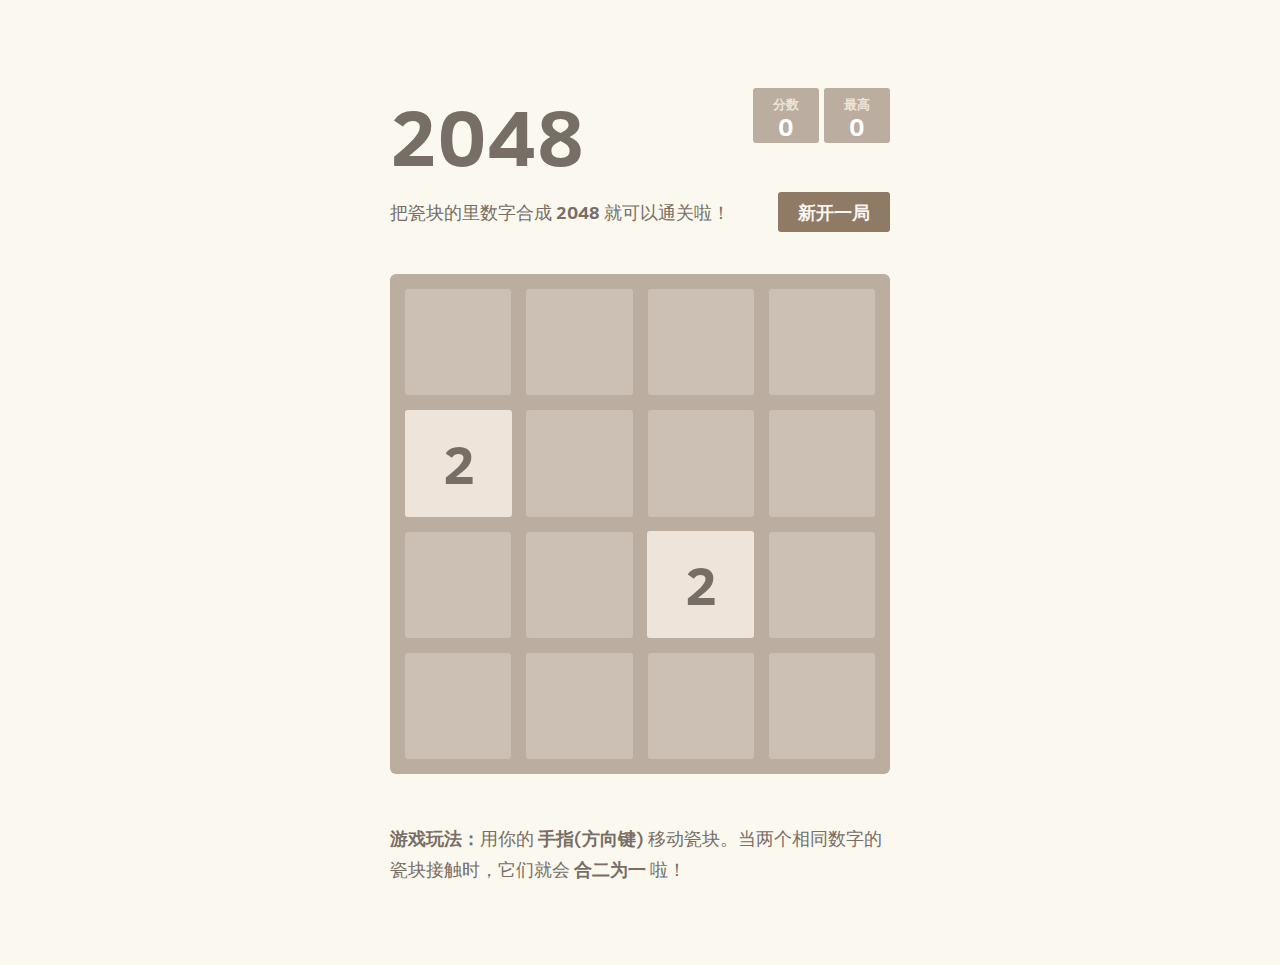
<file: One/pack/2048/default.html>
﻿<!DOCTYPE html>
<html>
<head>
    <meta charset="utf-8">
    <link href="css/main.css" rel="stylesheet" type="text/css">
    <meta name="HandheldFriendly" content="True">
    <meta name="MobileOptimized" content="320">
    <title>2048</title>
    <link rel="shortcut icon" href="../../favicon.ico" type="image/x-icon">
    <meta name="viewport" content="width=device-width, target-densitydpi=160dpi, initial-scale=1.0, maximum-scale=1, user-scalable=no, minimal-ui">
</head>
<body>
    <div class="container">
        <div class="heading">
            <h1 class="title">2048</h1>
            <div class="scores-container">
                <div class="score-container">0</div>
                <div class="best-container">0</div>
            </div>
        </div>
        <div class="above-game">
            <p class="game-intro">把瓷块的里数字合成<strong> 2048 </strong>就可以通关啦！</p>
            <a class="restart-button">新开一局</a>
        </div>
        <div class="game-container">
            <div class="game-message">
                <p></p>
                <div class="lower">
                    <a class="keep-playing-button">继续前进</a>
                    <a class="retry-button">再试下呢</a>
                </div>
            </div>
            <div class="grid-container">
                <div class="grid-row">
                    <div class="grid-cell"></div>
                    <div class="grid-cell"></div>
                    <div class="grid-cell"></div>
                    <div class="grid-cell"></div>
                </div>
                <div class="grid-row">
                    <div class="grid-cell"></div>
                    <div class="grid-cell"></div>
                    <div class="grid-cell"></div>
                    <div class="grid-cell"></div>
                </div>
                <div class="grid-row">
                    <div class="grid-cell"></div>
                    <div class="grid-cell"></div>
                    <div class="grid-cell"></div>
                    <div class="grid-cell"></div>
                </div>
                <div class="grid-row">
                    <div class="grid-cell"></div>
                    <div class="grid-cell"></div>
                    <div class="grid-cell"></div>
                    <div class="grid-cell"></div>
                </div>
            </div>
            <div class="tile-container"></div>
        </div>
        <p class="game-explanation"><strong class="important">游戏玩法：</strong>用你的<strong> 手指(方向键) </strong>移动瓷块。当两个相同数字的瓷块接触时，它们就会<strong> 合二为一 </strong>啦！</p>
    </div>
    <script src="js/bind_polyfill.js"></script>
    <script src="js/classlist_polyfill.js"></script>
    <script src="js/animframe_polyfill.js"></script>
    <script src="js/keyboard_input_manager.js"></script>
    <script src="js/html_actuator.js"></script>
    <script src="js/grid.js"></script>
    <script src="js/tile.js"></script>
    <script src="js/local_storage_manager.js"></script>
    <script src="js/game_manager.js"></script>
    <script src="js/application.js"></script>
</body>
</html>
</file>
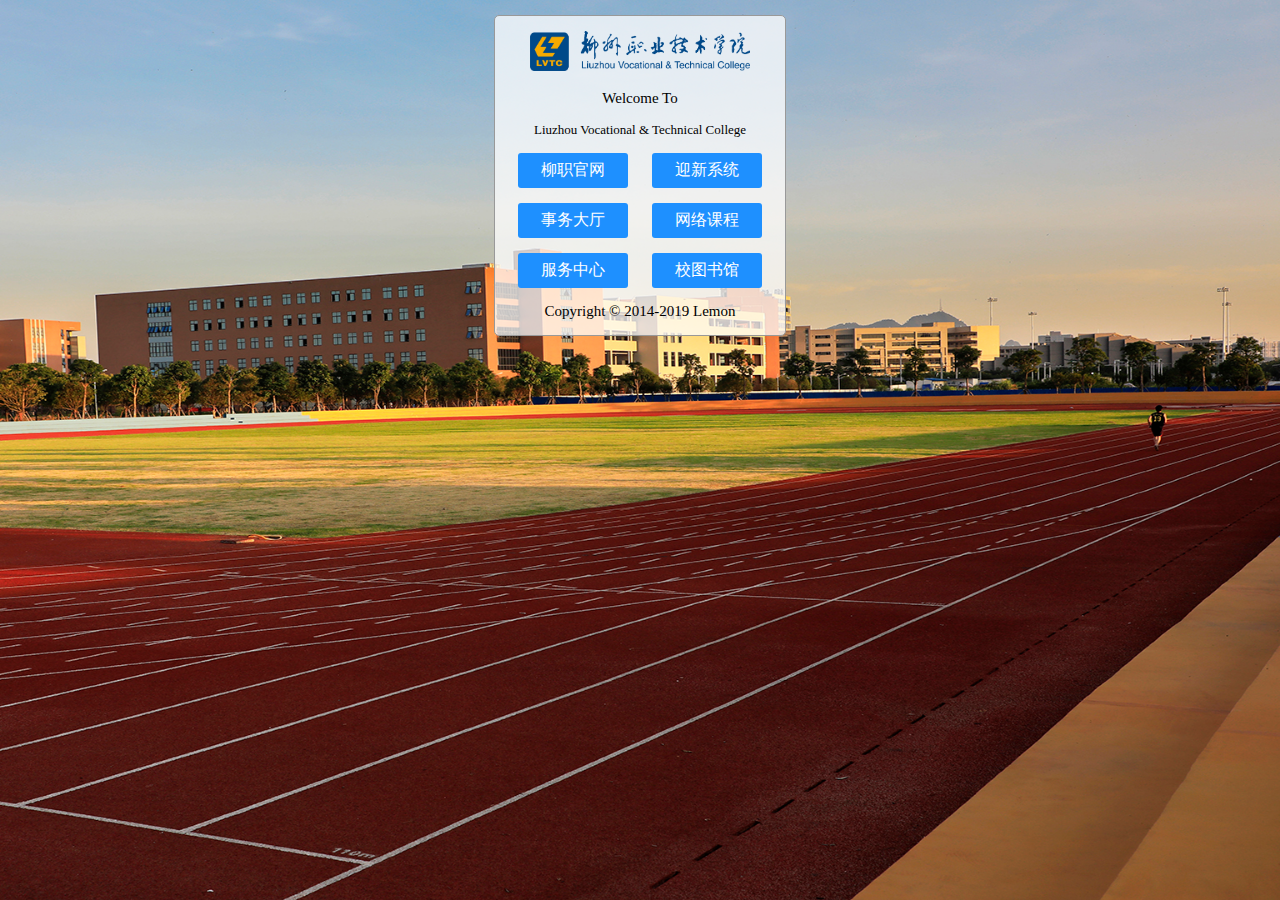
<file: One/pack/lzyp/default.html>
<!DOCTYPE html>
<html>
<head>
    <meta charset="UTF-8">
    <meta name="viewport" content="width=device-width, initial-scale=1.0">
    <meta http-equiv="X-UA-Compatible" content="ie=edge">
    <title>柳州职业技术学院 - Lemon</title>
    <link rel="shortcut icon" href="../../favicon.ico" type="image/x-icon">
    <link rel="stylesheet" href="style.css">
    <script src="../../js/copy.js"></script>
</head>
<body>
    <div class="content">
        <img src="../../images/lzzy.png">
        <p class="p1">Welcome To</p>
        <p class="p2">Liuzhou Vocational & Technical College</p>
        <div class="button">
            <button style="margin-right:20px;"><a target="_blank" href="https://www.lzzy.net">柳职官网</a></button>
            <button><a href="https://nstu.lzzy.net" target="_blank">迎新系统</a></button>
        </div>
        <div class="button">
            <button style="margin-right:20px;"><a target="_blank" href="http://ehall.lzzy.net">事务大厅</a></button>
            <button><a href="http://lzzy.fanya.chaoxing.com" target="_blank">网络课程</a></button>
        </div>
        <div class="button">
            <button style="margin-right:20px;"><a target="_blank" href="http://fwzx.lzzy.net">服务中心</a></button>
            <button><a href="http://tsg.lzzy.net/" target="_blank">校图书馆</a></button>
        </div>
        <p class="p1">Copyright &copy; 2014-2019 Lemon</p>
    </div>
</body>
</html>
</file>
<file: One/pack/2048/css/main.css>
﻿@import url(clear-sans.css);
html, body {
  margin: 0;
  padding: 0;
  background: #faf8ef;
  color: #776e65;
  font-family: "Clear Sans", "Helvetica Neue", Arial, sans-serif;
  font-size: 18px; }

body {
  margin: 80px 0; }

.heading:after {
  content: "";
  display: block;
  clear: both; }

h1.title {
  font-size: 80px;
  font-weight: bold;
  margin: 0;
  display: block;
  float: left; }

@-webkit-keyframes move-up {
  0% {
    top: 25px;
    opacity: 1; }

  100% {
    top: -50px;
    opacity: 0; } }
@-moz-keyframes move-up {
  0% {
    top: 25px;
    opacity: 1; }

  100% {
    top: -50px;
    opacity: 0; } }
@keyframes move-up {
  0% {
    top: 25px;
    opacity: 1; }

  100% {
    top: -50px;
    opacity: 0; } }
.scores-container {
  float: right;
  text-align: right; }

.score-container, .best-container {
  position: relative;
  display: inline-block;
  background: #bbada0;
  padding: 15px 25px;
  font-size: 25px;
  height: 25px;
  line-height: 47px;
  font-weight: bold;
  border-radius: 3px;
  color: white;
  margin-top: 8px;
  text-align: center; }
  .score-container:after, .best-container:after {
    position: absolute;
    width: 100%;
    top: 10px;
    left: 0;
    text-transform: uppercase;
    font-size: 13px;
    line-height: 13px;
    text-align: center;
    color: #eee4da; }
  .score-container .score-addition, .best-container .score-addition {
    position: absolute;
    right: 30px;
    color: red;
    font-size: 25px;
    line-height: 25px;
    font-weight: bold;
    color: rgba(119, 110, 101, 0.9);
    z-index: 100;
    -webkit-animation: move-up 600ms ease-in;
    -moz-animation: move-up 600ms ease-in;
    animation: move-up 600ms ease-in;
    -webkit-animation-fill-mode: both;
    -moz-animation-fill-mode: both;
    animation-fill-mode: both; }

.score-container:after {
  content: "分数"; }

.best-container:after {
  content: "最高"; }

p {
  margin-top: 0;
  margin-bottom: 10px;
  line-height: 1.65; }

a {
  color: #776e65;
  font-weight: bold;
  text-decoration: underline;
  cursor: pointer; }

strong.important {
  text-transform: uppercase; }

hr {
  border: none;
  border-bottom: 1px solid #d8d4d0;
  margin-top: 20px;
  margin-bottom: 30px; }

.container {
  width: 500px;
  margin: 0 auto; }

@-webkit-keyframes fade-in {
  0% {
    opacity: 0; }

  100% {
    opacity: 1; } }
@-moz-keyframes fade-in {
  0% {
    opacity: 0; }

  100% {
    opacity: 1; } }
@keyframes fade-in {
  0% {
    opacity: 0; }

  100% {
    opacity: 1; } }
.game-container {
  margin-top: 40px;
  position: relative;
  padding: 15px;
  cursor: default;
  -webkit-touch-callout: none;
  -ms-touch-callout: none;
  -webkit-user-select: none;
  -moz-user-select: none;
  -ms-user-select: none;
  -ms-touch-action: none;
  touch-action: none;
  background: #bbada0;
  border-radius: 6px;
  width: 500px;
  height: 500px;
  -webkit-box-sizing: border-box;
  -moz-box-sizing: border-box;
  box-sizing: border-box; }
  .game-container .game-message {
    display: none;
    position: absolute;
    top: 0;
    right: 0;
    bottom: 0;
    left: 0;
    background: rgba(238, 228, 218, 0.5);
    z-index: 100;
    text-align: center;
    -webkit-animation: fade-in 800ms ease 1200ms;
    -moz-animation: fade-in 800ms ease 1200ms;
    animation: fade-in 800ms ease 1200ms;
    -webkit-animation-fill-mode: both;
    -moz-animation-fill-mode: both;
    animation-fill-mode: both; }
    .game-container .game-message p {
      font-size: 60px;
      font-weight: bold;
      height: 60px;
      line-height: 60px;
      margin-top: 222px; }
    .game-container .game-message .lower {
      display: block;
      margin-top: 59px; }
    .game-container .game-message a {
      display: inline-block;
      background: #8f7a66;
      border-radius: 3px;
      padding: 0 20px;
      text-decoration: none;
      color: #f9f6f2;
      height: 40px;
      line-height: 42px;
      margin-left: 9px; }
      .game-container .game-message a.keep-playing-button {
        display: none; }
    .game-container .game-message.game-won {
      background: rgba(237, 194, 46, 0.5);
      color: #f9f6f2; }
      .game-container .game-message.game-won a.keep-playing-button {
        display: inline-block; }
    .game-container .game-message.game-won, .game-container .game-message.game-over {
      display: block; }

.grid-container {
  position: absolute;
  z-index: 1; }

.grid-row {
  margin-bottom: 15px; }
  .grid-row:last-child {
    margin-bottom: 0; }
  .grid-row:after {
    content: "";
    display: block;
    clear: both; }

.grid-cell {
  width: 106.25px;
  height: 106.25px;
  margin-right: 15px;
  float: left;
  border-radius: 3px;
  background: rgba(238, 228, 218, 0.35); }
  .grid-cell:last-child {
    margin-right: 0; }

.tile-container {
  position: absolute;
  z-index: 2; }

.tile, .tile .tile-inner {
  width: 107px;
  height: 107px;
  line-height: 107px; }
.tile.tile-position-1-1 {
  -webkit-transform: translate(0px, 0px);
  -moz-transform: translate(0px, 0px);
  transform: translate(0px, 0px); }
.tile.tile-position-1-2 {
  -webkit-transform: translate(0px, 121px);
  -moz-transform: translate(0px, 121px);
  transform: translate(0px, 121px); }
.tile.tile-position-1-3 {
  -webkit-transform: translate(0px, 242px);
  -moz-transform: translate(0px, 242px);
  transform: translate(0px, 242px); }
.tile.tile-position-1-4 {
  -webkit-transform: translate(0px, 363px);
  -moz-transform: translate(0px, 363px);
  transform: translate(0px, 363px); }
.tile.tile-position-2-1 {
  -webkit-transform: translate(121px, 0px);
  -moz-transform: translate(121px, 0px);
  transform: translate(121px, 0px); }
.tile.tile-position-2-2 {
  -webkit-transform: translate(121px, 121px);
  -moz-transform: translate(121px, 121px);
  transform: translate(121px, 121px); }
.tile.tile-position-2-3 {
  -webkit-transform: translate(121px, 242px);
  -moz-transform: translate(121px, 242px);
  transform: translate(121px, 242px); }
.tile.tile-position-2-4 {
  -webkit-transform: translate(121px, 363px);
  -moz-transform: translate(121px, 363px);
  transform: translate(121px, 363px); }
.tile.tile-position-3-1 {
  -webkit-transform: translate(242px, 0px);
  -moz-transform: translate(242px, 0px);
  transform: translate(242px, 0px); }
.tile.tile-position-3-2 {
  -webkit-transform: translate(242px, 121px);
  -moz-transform: translate(242px, 121px);
  transform: translate(242px, 121px); }
.tile.tile-position-3-3 {
  -webkit-transform: translate(242px, 242px);
  -moz-transform: translate(242px, 242px);
  transform: translate(242px, 242px); }
.tile.tile-position-3-4 {
  -webkit-transform: translate(242px, 363px);
  -moz-transform: translate(242px, 363px);
  transform: translate(242px, 363px); }
.tile.tile-position-4-1 {
  -webkit-transform: translate(363px, 0px);
  -moz-transform: translate(363px, 0px);
  transform: translate(363px, 0px); }
.tile.tile-position-4-2 {
  -webkit-transform: translate(363px, 121px);
  -moz-transform: translate(363px, 121px);
  transform: translate(363px, 121px); }
.tile.tile-position-4-3 {
  -webkit-transform: translate(363px, 242px);
  -moz-transform: translate(363px, 242px);
  transform: translate(363px, 242px); }
.tile.tile-position-4-4 {
  -webkit-transform: translate(363px, 363px);
  -moz-transform: translate(363px, 363px);
  transform: translate(363px, 363px); }

.tile {
  position: absolute;
  -webkit-transition: 100ms ease-in-out;
  -moz-transition: 100ms ease-in-out;
  transition: 100ms ease-in-out;
  -webkit-transition-property: -webkit-transform;
  -moz-transition-property: -moz-transform;
  transition-property: transform; }
  .tile .tile-inner {
    border-radius: 3px;
    background: #eee4da;
    text-align: center;
    font-weight: bold;
    z-index: 10;
    font-size: 55px; }
  .tile.tile-2 .tile-inner {
    background: #eee4da;
    box-shadow: 0 0 30px 10px rgba(243, 215, 116, 0), inset 0 0 0 1px rgba(255, 255, 255, 0); }
  .tile.tile-4 .tile-inner {
    background: #ede0c8;
    box-shadow: 0 0 30px 10px rgba(243, 215, 116, 0), inset 0 0 0 1px rgba(255, 255, 255, 0); }
  .tile.tile-8 .tile-inner {
    color: #f9f6f2;
    background: #f2b179; }
  .tile.tile-16 .tile-inner {
    color: #f9f6f2;
    background: #f59563; }
  .tile.tile-32 .tile-inner {
    color: #f9f6f2;
    background: #f67c5f; }
  .tile.tile-64 .tile-inner {
    color: #f9f6f2;
    background: #f65e3b; }
  .tile.tile-128 .tile-inner {
    color: #f9f6f2;
    background: #edcf72;
    box-shadow: 0 0 30px 10px rgba(243, 215, 116, 0.2381), inset 0 0 0 1px rgba(255, 255, 255, 0.14286);
    font-size: 45px; }
    @media screen and (max-width: 520px) {
      .tile.tile-128 .tile-inner {
        font-size: 25px; } }
  .tile.tile-256 .tile-inner {
    color: #f9f6f2;
    background: #edcc61;
    box-shadow: 0 0 30px 10px rgba(243, 215, 116, 0.31746), inset 0 0 0 1px rgba(255, 255, 255, 0.19048);
    font-size: 45px; }
    @media screen and (max-width: 520px) {
      .tile.tile-256 .tile-inner {
        font-size: 25px; } }
  .tile.tile-512 .tile-inner {
    color: #f9f6f2;
    background: #edc850;
    box-shadow: 0 0 30px 10px rgba(243, 215, 116, 0.39683), inset 0 0 0 1px rgba(255, 255, 255, 0.2381);
    font-size: 45px; }
    @media screen and (max-width: 520px) {
      .tile.tile-512 .tile-inner {
        font-size: 25px; } }
  .tile.tile-1024 .tile-inner {
    color: #f9f6f2;
    background: #edc53f;
    box-shadow: 0 0 30px 10px rgba(243, 215, 116, 0.47619), inset 0 0 0 1px rgba(255, 255, 255, 0.28571);
    font-size: 35px; }
    @media screen and (max-width: 520px) {
      .tile.tile-1024 .tile-inner {
        font-size: 15px; } }
  .tile.tile-2048 .tile-inner {
    color: #f9f6f2;
    background: #edc22e;
    box-shadow: 0 0 30px 10px rgba(243, 215, 116, 0.55556), inset 0 0 0 1px rgba(255, 255, 255, 0.33333);
    font-size: 35px; }
    @media screen and (max-width: 520px) {
      .tile.tile-2048 .tile-inner {
        font-size: 15px; } }
  .tile.tile-super .tile-inner {
    color: #f9f6f2;
    background: #3c3a32;
    font-size: 30px; }
    @media screen and (max-width: 520px) {
      .tile.tile-super .tile-inner {
        font-size: 10px; } }

@-webkit-keyframes appear {
  0% {
    opacity: 0;
    -webkit-transform: scale(0);
    -moz-transform: scale(0);
    transform: scale(0); }

  100% {
    opacity: 1;
    -webkit-transform: scale(1);
    -moz-transform: scale(1);
    transform: scale(1); } }
@-moz-keyframes appear {
  0% {
    opacity: 0;
    -webkit-transform: scale(0);
    -moz-transform: scale(0);
    transform: scale(0); }

  100% {
    opacity: 1;
    -webkit-transform: scale(1);
    -moz-transform: scale(1);
    transform: scale(1); } }
@keyframes appear {
  0% {
    opacity: 0;
    -webkit-transform: scale(0);
    -moz-transform: scale(0);
    transform: scale(0); }

  100% {
    opacity: 1;
    -webkit-transform: scale(1);
    -moz-transform: scale(1);
    transform: scale(1); } }
.tile-new .tile-inner {
  -webkit-animation: appear 200ms ease 100ms;
  -moz-animation: appear 200ms ease 100ms;
  animation: appear 200ms ease 100ms;
  -webkit-animation-fill-mode: backwards;
  -moz-animation-fill-mode: backwards;
  animation-fill-mode: backwards; }

@-webkit-keyframes pop {
  0% {
    -webkit-transform: scale(0);
    -moz-transform: scale(0);
    transform: scale(0); }

  50% {
    -webkit-transform: scale(1.2);
    -moz-transform: scale(1.2);
    transform: scale(1.2); }

  100% {
    -webkit-transform: scale(1);
    -moz-transform: scale(1);
    transform: scale(1); } }
@-moz-keyframes pop {
  0% {
    -webkit-transform: scale(0);
    -moz-transform: scale(0);
    transform: scale(0); }

  50% {
    -webkit-transform: scale(1.2);
    -moz-transform: scale(1.2);
    transform: scale(1.2); }

  100% {
    -webkit-transform: scale(1);
    -moz-transform: scale(1);
    transform: scale(1); } }
@keyframes pop {
  0% {
    -webkit-transform: scale(0);
    -moz-transform: scale(0);
    transform: scale(0); }

  50% {
    -webkit-transform: scale(1.2);
    -moz-transform: scale(1.2);
    transform: scale(1.2); }

  100% {
    -webkit-transform: scale(1);
    -moz-transform: scale(1);
    transform: scale(1); } }
.tile-merged .tile-inner {
  z-index: 20;
  -webkit-animation: pop 200ms ease 100ms;
  -moz-animation: pop 200ms ease 100ms;
  animation: pop 200ms ease 100ms;
  -webkit-animation-fill-mode: backwards;
  -moz-animation-fill-mode: backwards;
  animation-fill-mode: backwards; }

.above-game:after {
  content: "";
  display: block;
  clear: both; }

.game-intro {
  float: left;
  line-height: 42px;
  margin-bottom: 0; }

.restart-button {
  display: inline-block;
  background: #8f7a66;
  border-radius: 3px;
  padding: 0 20px;
  text-decoration: none;
  color: #f9f6f2;
  height: 40px;
  line-height: 42px;
  display: block;
  text-align: center;
  float: right; }

.game-explanation {
  margin-top: 50px; }

@media screen and (max-width: 520px) {
  html, body {
    font-size: 15px; }

  body {
    margin: 20px 0;
    padding: 0 20px; }

  h1.title {
    font-size: 27px;
    margin-top: 15px; }

  .container {
    width: 280px;
    margin: 0 auto; }

  .score-container, .best-container {
    margin-top: 0;
    padding: 15px 10px;
    min-width: 40px; }

  .heading {
    margin-bottom: 10px; }

  .game-intro {
    width: 55%;
    display: block;
    box-sizing: border-box;
    line-height: 1.65; }

  .restart-button {
    width: 42%;
    padding: 0;
    display: block;
    box-sizing: border-box;
    margin-top: 2px; }

  .game-container {
    margin-top: 17px;
    position: relative;
    padding: 10px;
    cursor: default;
    -webkit-touch-callout: none;
    -ms-touch-callout: none;
    -webkit-user-select: none;
    -moz-user-select: none;
    -ms-user-select: none;
    -ms-touch-action: none;
    touch-action: none;
    background: #bbada0;
    border-radius: 6px;
    width: 280px;
    height: 280px;
    -webkit-box-sizing: border-box;
    -moz-box-sizing: border-box;
    box-sizing: border-box; }
    .game-container .game-message {
      display: none;
      position: absolute;
      top: 0;
      right: 0;
      bottom: 0;
      left: 0;
      background: rgba(238, 228, 218, 0.5);
      z-index: 100;
      text-align: center;
      -webkit-animation: fade-in 800ms ease 1200ms;
      -moz-animation: fade-in 800ms ease 1200ms;
      animation: fade-in 800ms ease 1200ms;
      -webkit-animation-fill-mode: both;
      -moz-animation-fill-mode: both;
      animation-fill-mode: both; }
      .game-container .game-message p {
        font-size: 60px;
        font-weight: bold;
        height: 60px;
        line-height: 60px;
        margin-top: 222px; }
      .game-container .game-message .lower {
        display: block;
        margin-top: 59px; }
      .game-container .game-message a {
        display: inline-block;
        background: #8f7a66;
        border-radius: 3px;
        padding: 0 20px;
        text-decoration: none;
        color: #f9f6f2;
        height: 40px;
        line-height: 42px;
        margin-left: 9px; }
        .game-container .game-message a.keep-playing-button {
          display: none; }
      .game-container .game-message.game-won {
        background: rgba(237, 194, 46, 0.5);
        color: #f9f6f2; }
        .game-container .game-message.game-won a.keep-playing-button {
          display: inline-block; }
      .game-container .game-message.game-won, .game-container .game-message.game-over {
        display: block; }

  .grid-container {
    position: absolute;
    z-index: 1; }

  .grid-row {
    margin-bottom: 10px; }
    .grid-row:last-child {
      margin-bottom: 0; }
    .grid-row:after {
      content: "";
      display: block;
      clear: both; }

  .grid-cell {
    width: 57.5px;
    height: 57.5px;
    margin-right: 10px;
    float: left;
    border-radius: 3px;
    background: rgba(238, 228, 218, 0.35); }
    .grid-cell:last-child {
      margin-right: 0; }

  .tile-container {
    position: absolute;
    z-index: 2; }

  .tile, .tile .tile-inner {
    width: 58px;
    height: 58px;
    line-height: 58px; }
  .tile.tile-position-1-1 {
    -webkit-transform: translate(0px, 0px);
    -moz-transform: translate(0px, 0px);
    transform: translate(0px, 0px); }
  .tile.tile-position-1-2 {
    -webkit-transform: translate(0px, 67px);
    -moz-transform: translate(0px, 67px);
    transform: translate(0px, 67px); }
  .tile.tile-position-1-3 {
    -webkit-transform: translate(0px, 135px);
    -moz-transform: translate(0px, 135px);
    transform: translate(0px, 135px); }
  .tile.tile-position-1-4 {
    -webkit-transform: translate(0px, 202px);
    -moz-transform: translate(0px, 202px);
    transform: translate(0px, 202px); }
  .tile.tile-position-2-1 {
    -webkit-transform: translate(67px, 0px);
    -moz-transform: translate(67px, 0px);
    transform: translate(67px, 0px); }
  .tile.tile-position-2-2 {
    -webkit-transform: translate(67px, 67px);
    -moz-transform: translate(67px, 67px);
    transform: translate(67px, 67px); }
  .tile.tile-position-2-3 {
    -webkit-transform: translate(67px, 135px);
    -moz-transform: translate(67px, 135px);
    transform: translate(67px, 135px); }
  .tile.tile-position-2-4 {
    -webkit-transform: translate(67px, 202px);
    -moz-transform: translate(67px, 202px);
    transform: translate(67px, 202px); }
  .tile.tile-position-3-1 {
    -webkit-transform: translate(135px, 0px);
    -moz-transform: translate(135px, 0px);
    transform: translate(135px, 0px); }
  .tile.tile-position-3-2 {
    -webkit-transform: translate(135px, 67px);
    -moz-transform: translate(135px, 67px);
    transform: translate(135px, 67px); }
  .tile.tile-position-3-3 {
    -webkit-transform: translate(135px, 135px);
    -moz-transform: translate(135px, 135px);
    transform: translate(135px, 135px); }
  .tile.tile-position-3-4 {
    -webkit-transform: translate(135px, 202px);
    -moz-transform: translate(135px, 202px);
    transform: translate(135px, 202px); }
  .tile.tile-position-4-1 {
    -webkit-transform: translate(202px, 0px);
    -moz-transform: translate(202px, 0px);
    transform: translate(202px, 0px); }
  .tile.tile-position-4-2 {
    -webkit-transform: translate(202px, 67px);
    -moz-transform: translate(202px, 67px);
    transform: translate(202px, 67px); }
  .tile.tile-position-4-3 {
    -webkit-transform: translate(202px, 135px);
    -moz-transform: translate(202px, 135px);
    transform: translate(202px, 135px); }
  .tile.tile-position-4-4 {
    -webkit-transform: translate(202px, 202px);
    -moz-transform: translate(202px, 202px);
    transform: translate(202px, 202px); }

  .tile .tile-inner {
    font-size: 35px; }

  .game-message p {
    font-size: 30px !important;
    height: 30px !important;
    line-height: 30px !important;
    margin-top: 90px !important; }
  .game-message .lower {
    margin-top: 30px !important; } }
</file>
<file: One/pack/lzyp/style.css>
*{
	margin:0 auto;
	padding:0;
}
body{
	background:url("../../images/nstu.jpg") fixed right center no-repeat;
	background-size:cover;
	text-align:center;
}
div.content{
	margin-top:15px;
	margin-bottom:15px;
	background:rgba(255,255,255,0.75);
	border:1px #999 solid;
	border-radius:5px;
	width:100%;
	max-width:260px;
	padding:15px;
}
img{width:220px;}
div.content p,div.content div.button{margin-top:15px;}
p.p1{font:15px "Microsoft YaHei";}
p.p2{font:13px "Microsoft YaHei";}
div.content div.button button{
	width:110px;
	height:35px;
	border-width:0px;
	border-radius:3px;
	background:#1E90FF;
	cursor:pointer;
	outline:none;
	font:16px "Microsoft YaHei";
}
div.content div.button button:hover{background:#5599FF;}
a:link,a:visited,a:hover,a:active{
	text-decoration:none;
	color:white;
}
</file>
